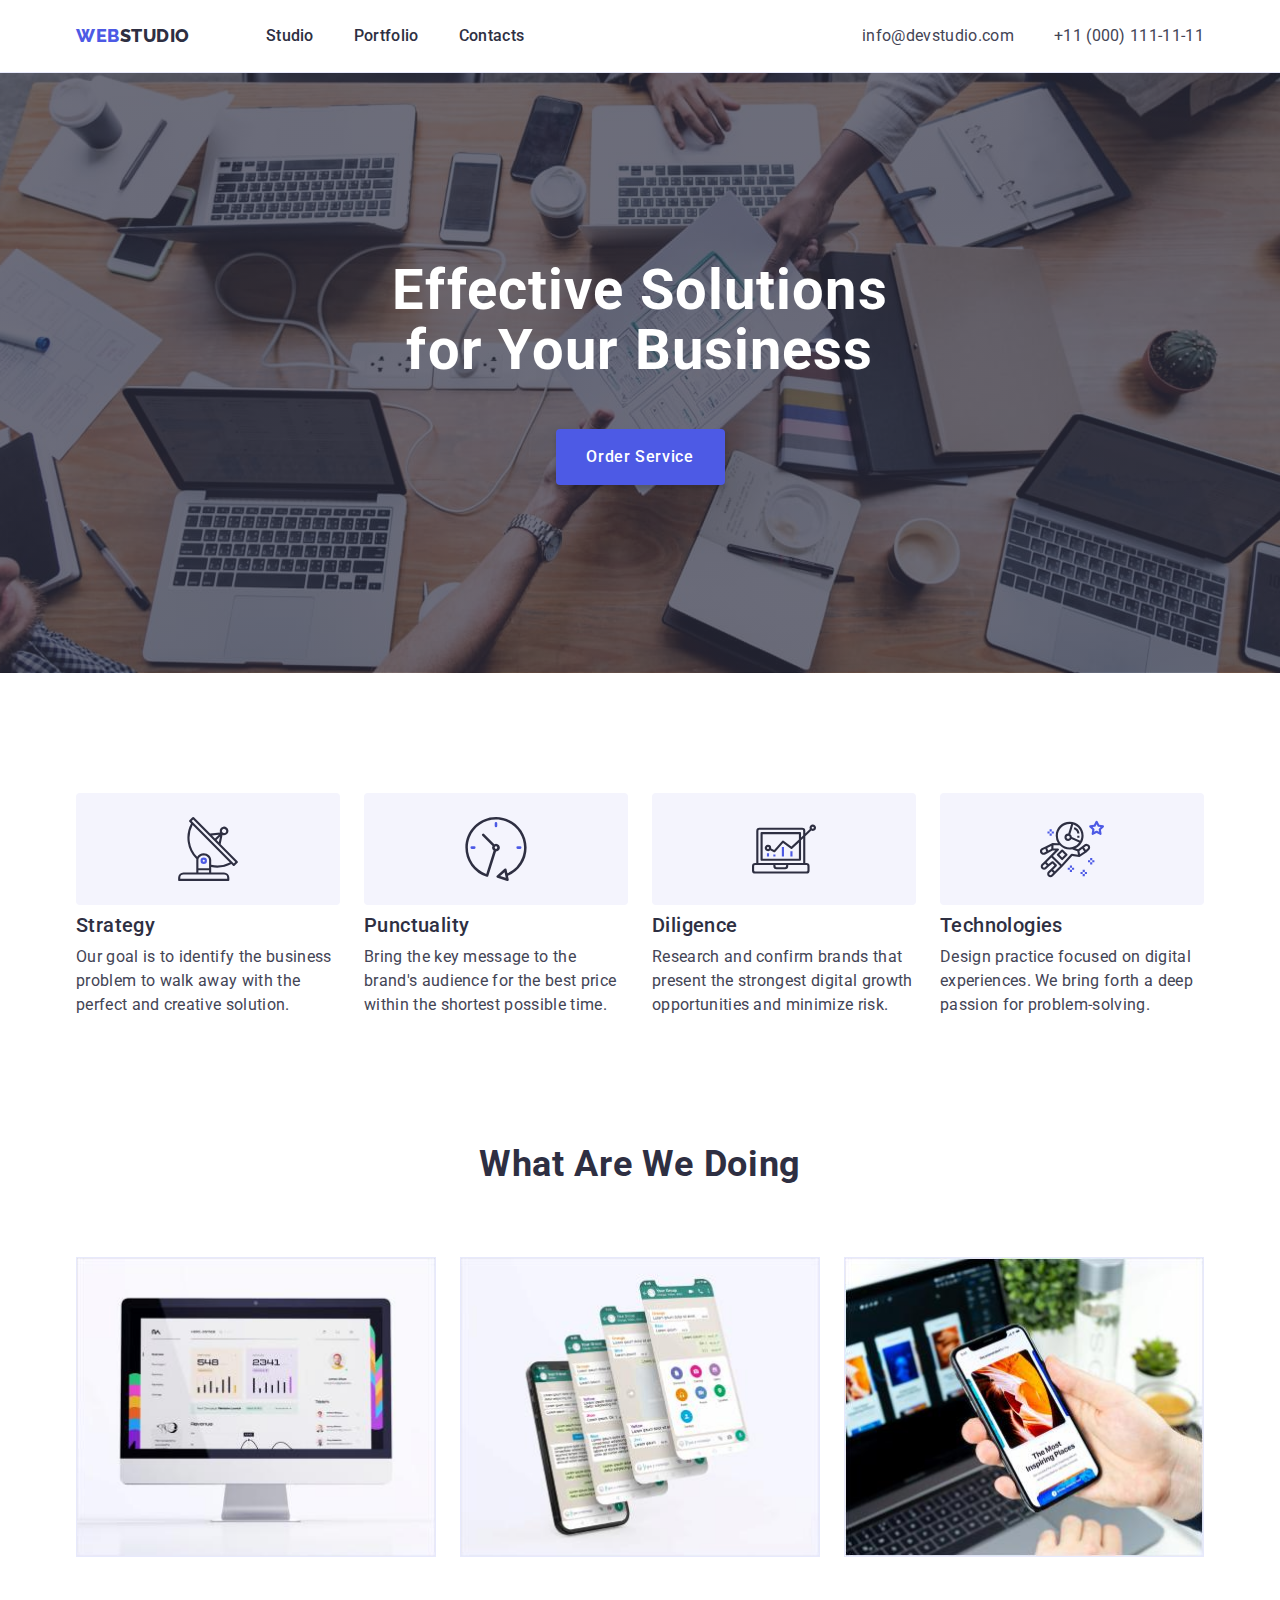
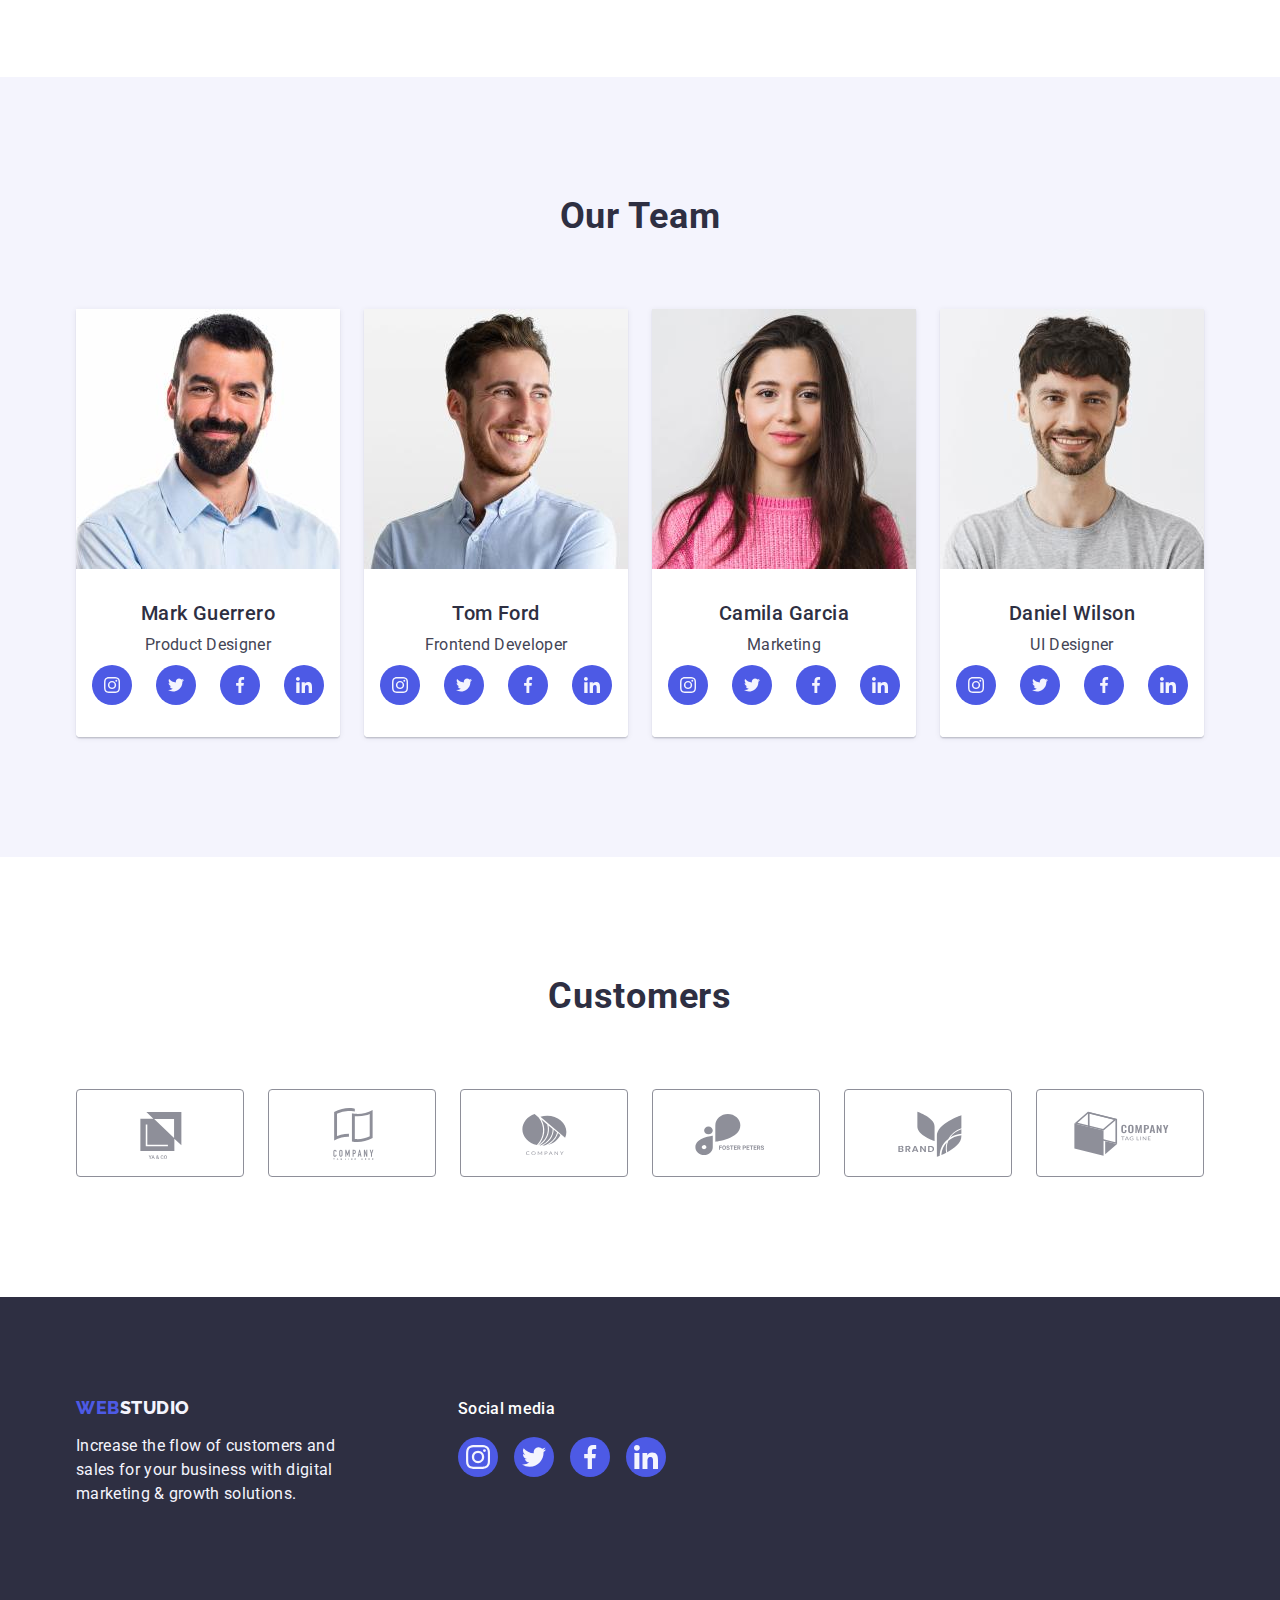
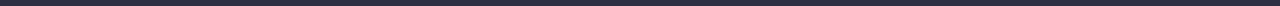
<file: index.html>
<!DOCTYPE html>
<html lang="en">

<head>
  <meta charset="UTF-8" />
  <meta http-equiv="X-UA-Compatible" content="IE=edge" />
  <meta name="viewport" content="width=device-width, initial-scale=1.0" />
  <title>WebStudio</title>
  <link rel="stylesheet" href="https://cdnjs.cloudflare.com/ajax/libs/modern-normalize/1.1.0/modern-normalize.min.css"
    integrity="sha512-wpPYUAdjBVSE4KJnH1VR1HeZfpl1ub8YT/NKx4PuQ5NmX2tKuGu6U/JRp5y+Y8XG2tV+wKQpNHVUX03MfMFn9Q=="
    crossorigin="anonymous" referrerpolicy="no-referrer" />
  <link rel="stylesheet" href="https://cdn.jsdelivr.net/npm/modern-normalize@1.1.0/modern-normalize.min.css" />
  <link rel="stylesheet" href="./css/styles.css" />
  <link rel="preconnect" href="https://fonts.googleapis.com" />
  <link rel="preconnect" href="https://fonts.gstatic.com" crossorigin />
  <link href="https://fonts.googleapis.com/css2?family=Raleway:wght@800&family=Roboto:wght@400;500;700;900&display=swap"
    rel="stylesheet" />
</head>

<body class="body">
  <header class="header">
    <!-- /* NAV */ -->
    <div class="header-box container">
      <nav class="nav">
        <a class="link logo-w" href="./index.html">Web<span class="header-logo-navy">Studio</span></a>
        <ul class="list nav-link">
          <li><a class="link nav-header" href="./index.html">Studio</a></li>
          <li>
            <a class="link nav-header" href="./portfolio.html">Portfolio</a>
          </li>
          <li><a class="link nav-header" href="">Contacts</a></li>
        </ul>
      </nav>
      <!-- ADDRESS -->
      <address class="address">
        <ul class="list address-link">
          <li>
            <a class="link address-header" href="mailto:info@devstudio.com">info@devstudio.com</a>
          </li>
          <li>
            <a class="link address-header" href="tel:+110001111111">+11 (000) 111-11-11</a>
          </li>
        </ul>
      </address>
    </div>
  </header>

  <main class="main">
    <!-- HERO -->
    <section class="hero">
      <div class="hero-box container">
        <h1 class="hero-text">Effective Solutions for Your Business</h1>
        <button type="button" class="btn-hero">Order Service</button>
      </div>
    </section>
    <!-- FUTURES -->
    <section class="futures">
      <div class="futures-box container future-box-icons">
        <h2 class="futures visually-hidden">Features</h2>
        <ul class="list futures-list">
          <li class="futures-item content-box">
            <div class="futere-icon-box">
              <!-- <a class="future-icon-link" href="" target="_blank" rel="noopener noreferrer" aria-label="Antena-icon"> -->
              <svg class="future-icon" width="64" height="64">
                <use href="./images/icons.svg#icon-antenna"></use>
              </svg>
              <!-- </a> -->
            </div>
            <h3 class="futures-title">Strategy</h3>
            <p class="futures-text">
              Our goal is to identify the business problem to walk away with
              the perfect and creative solution.
            </p>
          </li>
          <li class="futures-item content-box">
            <div class="futere-icon-box">
              <!-- <a class="future-icon-link" href="" target="_blank" rel="noopener noreferrer" aria-label="Clock-icon"> -->
              <svg class="future-icon" width="64" height="64">
                <use href="./images/icons.svg#icon-clock"></use>
              </svg>
              <!-- </a> -->
            </div>
            <h3 class="futures-title">Punctuality</h3>
            <p class="futures-text">
              Bring the key message to the brand's audience for the best price
              within the shortest possible time.
            </p>
          </li>
          <li class="futures-item content-box">
            <div class="futere-icon-box">
              <!-- <a class="future-icon-link" href="" target="_blank" rel="noopener noreferrer" aria-label="Diagram-icon"> -->
              <svg class="future-icon" width="64" height="64">
                <use href="./images/icons.svg#icon-diagram"></use>
              </svg>
              <!-- </a> -->
            </div>
            <h3 class="futures-title">Diligence</h3>
            <p class="futures-text">
              Research and confirm brands that present the strongest digital
              growth opportunities and minimize risk.
            </p>
          </li>
          <li class="futures-item content-box">
            <div class="futere-icon-box">
              <!-- <a class="future-icon-link" href="" target="_blank" rel="noopener noreferrer" aria-label="Astronaut-icon"> -->
              <svg class="future-icon" width="64" height="64">
                <use href="./images/icons.svg#icon-astronaut"></use>
              </svg>
              <!-- </a> -->
            </div>
            <h3 class="futures-title">Technologies</h3>
            <p class="futures-text">
              Design practice focused on digital experiences. We bring forth a
              deep passion for problem-solving.
            </p>
          </li>
        </ul>
      </div>
    </section>
    <!-- OUR WORKS -->
    <section class="our-works">
      <div class="works-box container">
        <h2 class="works title-section">What are we doing</h2>
        <ul class="list works-list">
          <li class="works-item">
            <img src="./images/index/img-1.jpg" class="works-img" alt="img-1" width="360" height="300" />
          </li>
          <li class="works-item">
            <img src="./images/index/img-2.jpg" class="works-img" alt="img-2" width="360" height="300" />
          </li>
          <li class="works-item">
            <img src="./images/index/img-3.jpg" class="works-img" alt="img-3" width="360" height="300" />
          </li>
        </ul>
      </div>
    </section>
    <!-- OUR TEAMS -->
    <section class="team-box">
      <div class=" container">
        <h2 class="our-teams title-section">Our Team</h2>
        <ul class="list card-teams">
          <li class="teams-item-img">
            <img src="./images/index/mark-guerrero.jpg" alt="mark-guerrero" width="264" height="260" />
            <div class="teams-wrapper">
              <h3 class="title-card">Mark Guerrero</h3>
              <p class="text-card">Product Designer</p>
              <ul class="social-icons-list link">
                <li class="social-box-icons">
                  <a class="social-item-icon" href="" target="_blank" rel="noopener noreferrer"
                    aria-label="Instagram-icon">
                    <svg class="social-icons" width="16" height="16">
                      <use href="./images/icons.svg#icon-instagram"></use>
                    </svg>
                  </a>
                </li>
                <li class="social-box-icons"><a class="social-item-icon" href="" target="_blank"
                    rel="noopener noreferrer" aria-label="Twitter-icon">
                    <svg class="social-icons" width="16" height="16">
                      <use href="./images/icons.svg#icon-twitter"></use>
                    </svg>
                  </a></li>
                <li class="social-box-icons"><a class="social-item-icon" href="" target="_blank"
                    rel="noopener noreferrer" aria-label="Facebook-icon">
                    <svg class="social-icons" width="16" height="16">
                      <use href="./images/icons.svg#icon-facebook"></use>
                    </svg>
                  </a></li>
                <li class="social-box-icons"><a class="social-item-icon" href="" target="_blank"
                    rel="noopener noreferrer" aria-label="Linkedin-icon">
                    <svg class="social-icons" width="16" height="16">
                      <use href="./images/icons.svg#icon-linkedin"></use>
                    </svg>
                  </a></li>
              </ul>
            </div>
          </li>
          <li class="teams-item-img">
            <img src="./images/index/tom-ford.jpg" alt="tom-ford" width="264" height="260" />
            <div class="teams-wrapper">
              <h3 class="title-card">Tom Ford</h3>
              <p class="text-card">Frontend Developer</p>
              <ul class="social-icons-list link">
                <li class="social-box-icons">
                  <a class=" social-item-icon" href="" target="_blank" rel="noopener noreferrer"
                    aria-label="Instagram-icon">
                    <svg class="social-icons" width="16" height="16">
                      <use href="./images/icons.svg#icon-instagram"></use>
                    </svg>
                  </a>
                </li>
                <li class="social-box-icons"><a class=" social-item-icon" href="" target="_blank"
                    rel="noopener noreferrer" aria-label="Twitter-icon">
                    <svg class="social-icons" width="16" height="16">
                      <use href="./images/icons.svg#icon-twitter"></use>
                    </svg>
                  </a></li>
                <li class="social-box-icons"><a class=" social-item-icon" href="" target="_blank"
                    rel="noopener noreferrer" aria-label="Facebook-icon">
                    <svg class="social-icons" width="16" height="16">
                      <use href="./images/icons.svg#icon-facebook"></use>
                    </svg>
                  </a></li>
                <li class="social-box-icons"><a class=" social-item-icon" href="" target="_blank"
                    rel="noopener noreferrer" aria-label="Linkedin-icon">
                    <svg class="social-icons" width="16" height="16">
                      <use href="./images/icons.svg#icon-linkedin"></use>
                    </svg>
                  </a></li>
              </ul>
            </div>
          </li>
          <li class="teams-item-img">
            <img src="./images/index/camila-garcia.jpg" alt="camila-garcia" width="264" height="260" />
            <div class="teams-wrapper">
              <h3 class="title-card">Camila Garcia</h3>
              <p class="text-card">Marketing</p>
              <ul class="social-icons-list link">
                <li class="social-box-icons">
                  <a class=" social-item-icon" href="" target="_blank" rel="noopener noreferrer"
                    aria-label="Instagram-icon">
                    <svg class="social-icons" width="16" height="16">
                      <use href="./images/icons.svg#icon-instagram"></use>
                    </svg>
                  </a>
                </li>
                <li class="social-box-icons"><a class=" social-item-icon" href="" target="_blank"
                    rel="noopener noreferrer" aria-label="Twitter-icon">
                    <svg class="social-icons" width="16" height="16">
                      <use href="./images/icons.svg#icon-twitter"></use>
                    </svg>
                  </a></li>
                <li class="social-box-icons"><a class=" social-item-icon" href="" target="_blank"
                    rel="noopener noreferrer" aria-label="Facebook-icon">
                    <svg class="social-icons" width="16" height="16">
                      <use href="./images/icons.svg#icon-facebook"></use>
                    </svg>
                  </a></li>
                <li class="social-box-icons"><a class=" social-item-icon" href="" target="_blank"
                    rel="noopener noreferrer" aria-label="Linkedin-icon">
                    <svg class="social-icons" width="16" height="16">
                      <use href="./images/icons.svg#icon-linkedin"></use>
                    </svg>
                  </a></li>
              </ul>
            </div>
          </li>
          <li class="teams-item-img">
            <img src="./images/index/daniel-wilson.jpg" alt="daniel-wilson" width="264" height="260" />
            <div class="teams-wrapper">
              <h3 class="title-card">Daniel Wilson</h3>
              <p class="text-card">UI Designer</p>
              <ul class="social-icons-list link">
                <li class="social-box-icons"><a class=" social-item-icon" href="" target="_blank"
                    rel="noopener noreferrer" aria-label="Instagram-icon">
                    <svg class="social-icons" width="16" height="16">
                      <use href="./images/icons.svg#icon-instagram"></use>
                    </svg>
                  </a>
                </li>
                <li class="social-box-icons"><a class=" social-item-icon" href="" target="_blank"
                    rel="noopener noreferrer" aria-label="Twitter-icon">
                    <svg class="social-icons" width="16" height="16">
                      <use href="./images/icons.svg#icon-twitter"></use>
                    </svg>
                  </a></li>
                <li class="social-box-icons"><a class=" social-item-icon" href="" target="_blank"
                    rel="noopener noreferrer" aria-label="Facebook-icon">
                    <svg class="social-icons" width="16" height="16">
                      <use href="./images/icons.svg#icon-facebook"></use>
                    </svg>
                  </a></li>
                <li class="social-box-icons"><a class=" social-item-icon" href="" target="_blank"
                    rel="noopener noreferrer" aria-label="Linkedin-icon">
                    <svg class="social-icons" width="16" height="16">
                      <use href="./images/icons.svg#icon-linkedin"></use>
                    </svg>
                  </a></li>
              </ul>
            </div>
          </li>
        </ul>
      </div>
    </section>
    <!-- CUSOMERS -->
    <section class="customers-box">
      <div class="customers-box-icons container">
        <h2 class="customers-title title-section">Customers</h2>
        <ul class="list customers-list">
          <li class="customers-item">
            <a class="customers-icon-link" href="" target="_blank" rel="noopener noreferrer" aria-label="Company-1">
              <svg class="customers-icon" width="104" height="56">
                <use href="./images/icons.svg#icon-Logo1-YACO"></use>
              </svg>
            </a>
          </li>
          <li class="customers-item">
            <a class="customers-icon-link" href="" target="_blank" rel="noopener noreferrer" aria-label="Company-2">
              <svg class="customers-icon" width="104" height="56">
                <use href="./images/icons.svg#icon-Logo2-comp-tag-line-here"></use>
              </svg>
            </a>
          </li>
          <li class="customers-item">
            <a class="customers-icon-link" href="" target="_blank" rel="noopener noreferrer" aria-label="Company-3">
              <svg class="customers-icon" width="104" height="56">
                <use href="./images/icons.svg#icon-Logo3-company"></use>
              </svg>
            </a>
          </li>
          <li class="customers-item">
            <a class="customers-icon-link" href="" target="_blank" rel="noopener noreferrer" aria-label="Company-4">
              <svg class="customers-icon" width="104" height="56">
                <use href="./images/icons.svg#icon-Logo4-foster-peters"></use>
              </svg>
            </a>
          </li>
          <li class="customers-item">
            <a class="customers-icon-link" href="" target="_blank" rel="noopener noreferrer" aria-label="Company-5">
              <svg class="customers-icon" width="104" height="56">
                <use href="./images/icons.svg#icon-Logo5-brand"></use>
              </svg>
            </a>
          </li>
          <li class="customers-item">
            <a class="customers-icon-link" href="" target="_blank" rel="noopener noreferrer" aria-label="Company-6">
              <svg class="customers-icon" width="104" height="56">
                <use href="./images/icons.svg#icon-Logo6-comp-tag-line"></use>
              </svg>
            </a>
          </li>
        </ul>
      </div>
    </section>
  </main>
  <!-- FOOTER -->
  <footer class="footer">
    <div class="footer-box container">
      <div class="link-logo-footer">
        <a class="link logo-w logo-footer" href="./index.html">Web<span class="footer-logo-navy">Studio</span></a>
        <p class="footer-text">
          Increase the flow of customers and sales for your business with
          digital marketing & growth solutions.
        </p>
      </div>
      <div class="social-box-footer">
        <p class="social-title-footer">Social media</p>
        <ul class="social-icons-list-footer link">
          <li class="social-item-footer">
            <a class="social-box-icons-footer" href="" target="_blank" rel="noopener noreferrer"
              aria-label="Instagram-icon">
              <svg class="social-icons" width="24" height="24">
                <use href="./images/icons.svg#icon-instagram"></use>
              </svg>
            </a>
          </li>
          <li class="social-item-footer"><a class="social-box-icons-footer" href="" target="_blank"
              rel="noopener noreferrer" aria-label="Twitter-icon">
              <svg class="social-icons" width="24" height="24">
                <use href="./images/icons.svg#icon-twitter"></use>
              </svg>
            </a></li>
          <li class="social-item-footer"><a class="social-box-icons-footer" href="" target="_blank"
              rel="noopener noreferrer" aria-label="Facebook-icon">
              <svg class="social-icons" width="24" height="24">
                <use href="./images/icons.svg#icon-facebook"></use>
              </svg>
            </a></li>
          <li class="social-item-footer"><a class="social-box-icons-footer" href="" target="_blank"
              rel="noopener noreferrer" aria-label="Linkedin-icon">
              <svg class="social-icons" width="24" height="24">
                <use href="./images/icons.svg#icon-linkedin"></use>
              </svg>
            </a></li>
        </ul>
      </div>
    </div>
  </footer>
</body>

</html>
</file>
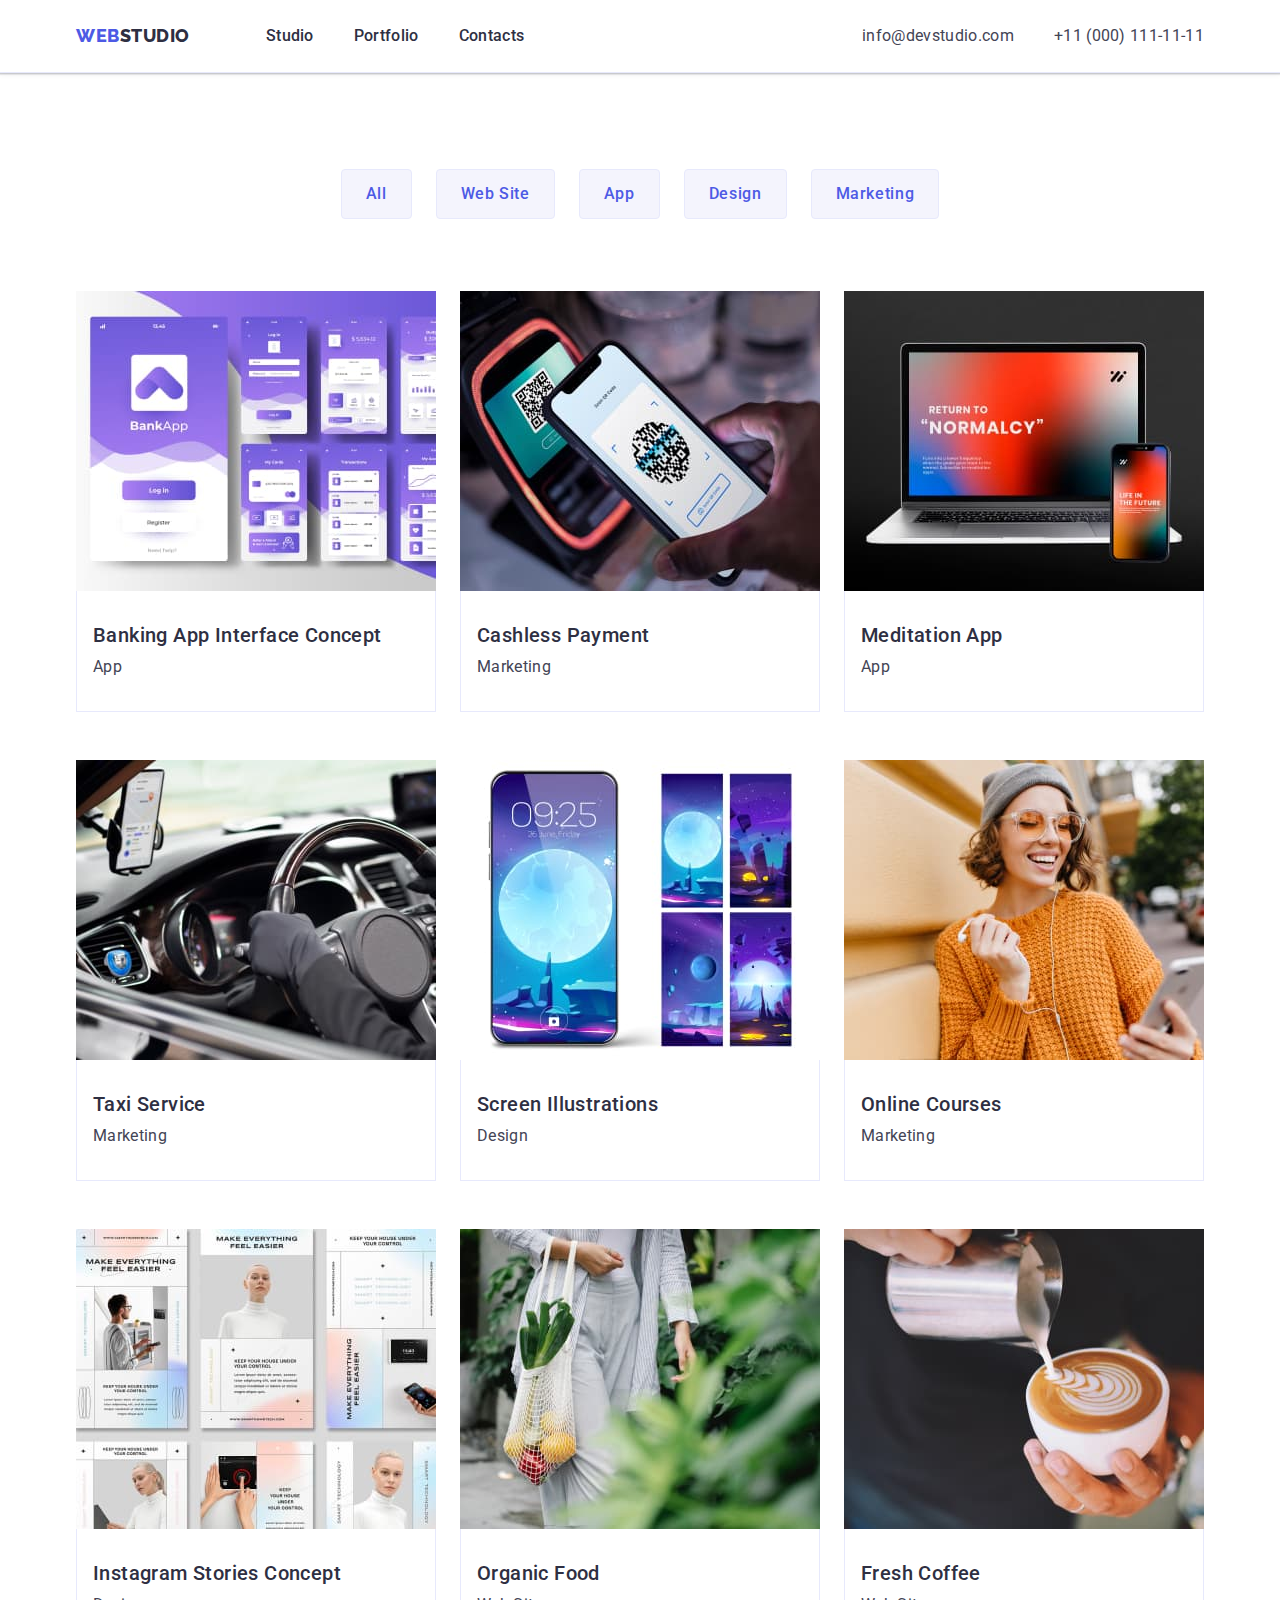
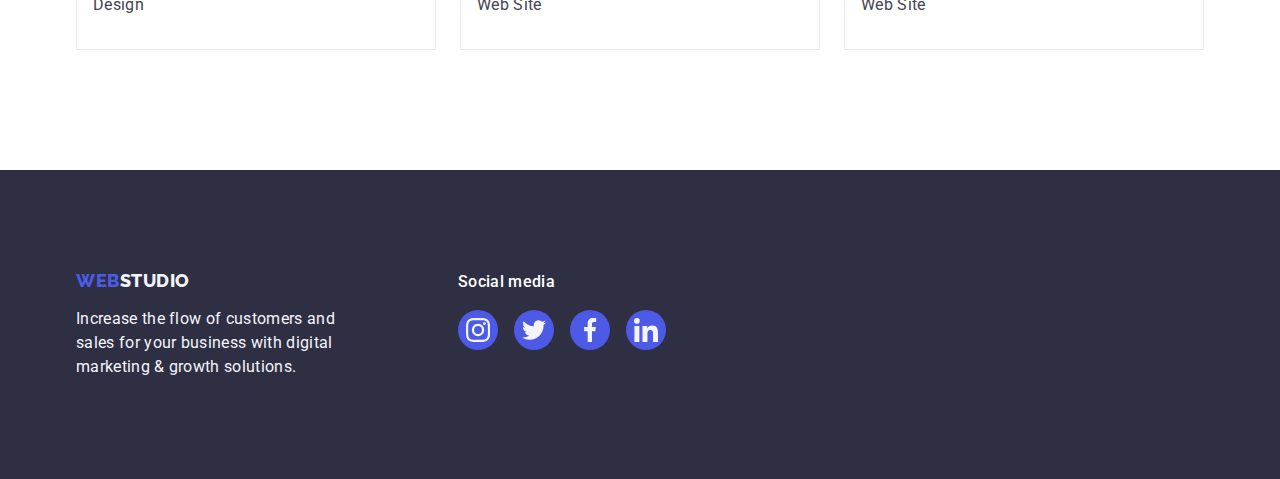
<file: portfolio.html>
<!DOCTYPE html>
<html lang="en">

<head>
  <meta charset="UTF-8" />
  <meta http-equiv="X-UA-Compatible" content="IE=edge" />
  <meta name="viewport" content="width=device-width, initial-scale=1.0" />
  <title>Portfolio</title>
  <link rel="stylesheet" href="https://cdnjs.cloudflare.com/ajax/libs/modern-normalize/1.1.0/modern-normalize.min.css"
    integrity="sha512-wpPYUAdjBVSE4KJnH1VR1HeZfpl1ub8YT/NKx4PuQ5NmX2tKuGu6U/JRp5y+Y8XG2tV+wKQpNHVUX03MfMFn9Q=="
    crossorigin="anonymous" referrerpolicy="no-referrer" />
  <link rel="stylesheet" href="https://cdn.jsdelivr.net/npm/modern-normalize@1.1.0/modern-normalize.min.css" />
  <link rel="stylesheet" href="./css/styles.css" />
  <link rel="preconnect" href="https://fonts.googleapis.com" />
  <link rel="preconnect" href="https://fonts.gstatic.com" crossorigin />
  <link href="https://fonts.googleapis.com/css2?family=Raleway:wght@800&family=Roboto:wght@400;500;700;900&display=swap"
    rel="stylesheet" />
</head>

<body class="body">
  <header class="header">
    <!-- /* NAV */ -->
    <div class="header-box container">
      <nav class="nav">
        <a class="link logo-w" href="./index.html">Web<span class="header-logo-navy">Studio</span></a>
        <ul class="list nav-link">
          <li><a class="link nav-header" href="./index.html">Studio</a></li>
          <li>
            <a class="link nav-header" href="./portfolio.html">Portfolio</a>
          </li>
          <li><a class="link nav-header" href="">Contacts</a></li>
        </ul>
      </nav>
      <!-- ADDRESS -->
      <address class="address">
        <ul class="list address-link">
          <li>
            <a class="link address-header" href="mailto:info@devstudio.com">info@devstudio.com</a>
          </li>
          <li>
            <a class="link address-header" href="tel:+110001111111">+11 (000) 111-11-11</a>
          </li>
        </ul>
      </address>
    </div>
  </header>

  <main class="main">
    <!-- BUTTONS AREA  -->
    <section class="portfolio">
      <div class="container">
        <h1 class="visually-hidden">Portfolio</h1>
        <ul class="list btn-list">
          <li><button class="btn-filter" type="button">All</button></li>
          <li><button class="btn-filter" type="button">Web Site</button></li>
          <li><button class="btn-filter" type="button">App</button></li>
          <li><button class="btn-filter" type="button">Design</button></li>
          <li><button class="btn-filter" type="button">Marketing</button></li>
        </ul>
        <!-- </div> -->
        <!-- PORTFOLIO WORKS-->
        <ul class="list card-set">
          <li class="portfolio-img-frame">
            <a class="link img-portfolio" href=""><img src="./images/portfolio/banking-app-interface-concept.jpg"
                alt="Banking App Interface Concept" width="360" height="300" />
              <div class="title-card-box">
                <h2 class="title-card-portfolio">
                  Banking App Interface Concept
                </h2>
                <p class="text-card-portfolio">App</p>
              </div>
            </a>
          </li>
          <li class="portfolio-img-frame">
            <a class="link img-portfolio" href=""><img src="./images/portfolio/cashless-payment.jpg"
                alt="Cashless Payment" width="360" height="300" />
              <div class="title-card-box">
                <h2 class="title-card-portfolio">Cashless Payment</h2>
                <p class="text-card-portfolio">Marketing</p>
              </div>
            </a>
          </li>
          <li class="portfolio-img-frame">
            <a class="link img-portfolio" href=""><img src="./images/portfolio/meditation-app.jpg" alt="Meditation App"
                width="360" height="300" />
              <div class="title-card-box">
                <h2 class="title-card-portfolio">Meditation App</h2>
                <p class="text-card-portfolio">App</p>
              </div>
            </a>
          </li>
          <li class="portfolio-img-frame">
            <a class="link img-portfolio" href=""><img src="./images/portfolio/taxi-service.jpg" alt="Taxi Service"
                width="360" height="300" />
              <div class="title-card-box">
                <h2 class="title-card-portfolio">Taxi Service</h2>
                <p class="text-card-portfolio">Marketing</p>
              </div>
            </a>
          </li>
          <li class="portfolio-img-frame">
            <a class="link img-portfolio" href=""><img src="./images/portfolio/screen-illustrations.jpg"
                alt="Screen Illustrations" width="360" height="300" />
              <div class="title-card-box">
                <h2 class="title-card-portfolio">Screen Illustrations</h2>
                <p class="text-card-portfolio">Design</p>
              </div>
            </a>
          </li>
          <li class="portfolio-img-frame">
            <a class="link img-portfolio" href=""><img src="./images/portfolio/online-courses.jpg" alt="Online Courses"
                width="360" height="300" />
              <div class="title-card-box">
                <h2 class="title-card-portfolio">Online Courses</h2>
                <p class="text-card-portfolio">Marketing</p>
              </div>
            </a>
          </li>
          <li class="portfolio-img-frame">
            <a class="link img-portfolio" href=""><img src="./images/portfolio/instagram-stories-concept.jpg"
                alt="Instagram Stories Concept" width="360" height="300" />
              <div class="title-card-box">
                <h2 class="title-card-portfolio">Instagram Stories Concept</h2>
                <p class="text-card-portfolio">Design</p>
              </div>
            </a>
          </li>
          <li class="portfolio-img-frame">
            <a class="link img-portfolio" href=""><img src="./images/portfolio/organic-food.jpg" alt="Organic Food"
                width="360" height="300" />
              <div class="title-card-box">
                <h2 class="title-card-portfolio">Organic Food</h2>
                <p class="text-card-portfolio">Web Site</p>
              </div>
            </a>
          </li>
          <li class="portfolio-img-frame">
            <a class="link img-portfolio" href=""><img src="./images/portfolio/fresh-coffee.jpg" alt="Fresh Coffee"
                width="360" height="300" />
              <div class="title-card-box">
                <h2 class="title-card-portfolio">Fresh Coffee</h2>
                <p class="text-card-portfolio">Web Site</p>
              </div>
            </a>
          </li>
        </ul>
      </div>
    </section>
  </main>
  <!-- FOOTER -->
  <footer class="footer">
    <div class="footer-box container">
      <div class="link-logo-footer">
        <a class="link logo-w logo-footer" href="./index.html">Web<span class="footer-logo-navy">Studio</span></a>
        <p class="footer-text">
          Increase the flow of customers and sales for your business with
          digital marketing & growth solutions.
        </p>
      </div>
      <div class="social-box-footer">
        <p class="social-title-footer">Social media</p>
        <ul class="social-icons-list-footer link">
          <li class="social-item-footer">
            <a class="social-box-icons-footer" href="" target="_blank" rel="noopener noreferrer"
              aria-label="Instagram-icon">
              <svg class="social-icons" width="24" height="24">
                <use href="./images/icons.svg#icon-instagram"></use>
              </svg>
            </a>
          </li>
          <li class="social-item-footer"><a class="social-box-icons-footer" href="" target="_blank"
              rel="noopener noreferrer" aria-label="Twitter-icon">
              <svg class="social-icons" width="24" height="24">
                <use href="./images/icons.svg#icon-twitter"></use>
              </svg>
            </a></li>
          <li class="social-item-footer"><a class="social-box-icons-footer" href="" target="_blank"
              rel="noopener noreferrer" aria-label="Facebook-icon">
              <svg class="social-icons" width="24" height="24">
                <use href="./images/icons.svg#icon-facebook"></use>
              </svg>
            </a></li>
          <li class="social-item-footer"><a class="social-box-icons-footer" href="" target="_blank"
              rel="noopener noreferrer" aria-label="Linkedin-icon">
              <svg class="social-icons" width="24" height="24">
                <use href="./images/icons.svg#icon-linkedin"></use>
              </svg>
            </a></li>
        </ul>
      </div>
    </div>
  </footer>
</body>

</html>
</file>
<file: css/styles.css>
:root {
  /* colors */
  --brand-color-iris: #4d5ae5;
  --brand-color-ocean: #404bbf;
  --brand-color-green: #31d0aa;
  --brand-color-slate: #434455;
  --brand-color-light-slate: #8e8f99;
  --brand-color-cornflower: #e7e9fc;
  --brand-color-cloud: #f4f4fd;
  --brand-color-navy: #2e2f42;
  --brand-color-white: #ffffff;
  --brand-color-dairy: #fcfcfc;

  /* fonnts */
  --primary-font-roboto: "Roboto", sans-serif;
  --secondary-font-raleway: "Raleway", sans-serif;
  /* portfolio-galary */
  /*  */
  --indent: 24px;
  /*kilk kartok v riadku  */
  --items: 3;
}

/**
  |============================
  | DEFAULT
  |============================
*/

* {
  box-sizing: border-box;
}
.list {
  text-decoration: none;
  list-style: none;
  padding: 0;
  margin: 0;
}

.link {
  text-decoration: none;
  list-style: none;
  cursor: pointer;
  color: currentColor;
  display: inline-block;
}

/* reset start */
h1,
h2,
h3,
h4,
h5,
h6,
p {
  margin: 0;
}
img {
  display: block;
  max-width: 100%;
  height: auto;
}

button {
  font-family: inherit;
  color: currentColor;
  cursor: pointer;
}
/* reset end */

.visually-hidden {
  position: absolute;
  width: 1px;
  height: 1px;
  margin: -1px;
  border: 0;
  padding: 0;
  white-space: nowrap;
  clip-path: inset(100%);
  clip: rect(0 0 0 0);
  overflow: hidden;
}

/**
  |============================
  | BODY
  |============================
*/

.body {
  margin: 0;
  font-family: var(--primary-font-roboto);
  color: var(--brand-color-slate);
  background-color: var(--brand-color-white);
}

/**
  |============================
  | OUTLINE DIV
  |============================
*/

.container {
  width: 1158px;
  padding-left: 15px;
  padding-right: 15px;
  margin-left: auto;
  margin-right: auto;
}

/**
  |============================
  | HEADER
  |============================
*/

.header {
  border-bottom: 1px solid var(--brand-color-cornflower);
  box-shadow: 0px 2px 1px rgba(46, 47, 66, 0.08),
    0px 1px 1px rgba(46, 47, 66, 0.16), 0px 1px 6px rgba(46, 47, 66, 0.08);
}
.header-box {
  display: flex;
  align-items: center;
}

/* NAV */

.nav {
  display: flex;
  align-items: center;
  background-color: var(--brand-color-white);
  margin-right: auto;
}
.nav-link {
  display: flex;
  align-items: center;
  gap: 40px;
  margin: 0;
}
.logo-w {
  color: var(--brand-color-iris);
  font-family: var(--secondary-font-raleway);
  font-weight: 800;
  font-size: 18px;
  line-height: 1.17;
  letter-spacing: 0.03em;
  text-transform: uppercase;
  margin-right: 76px;
  text-decoration: none;
  padding: 0;
}
.header-logo-navy {
  color: var(--brand-color-navy);
}
.nav-header {
  display: block;
  margin: 0;
  color: var(--brand-color-navy);
  font-weight: 500;
  font-size: 16px;
  line-height: 1.5;
  letter-spacing: 0.02em;
  padding-top: 24px;
  padding-bottom: 24px;
}
.nav-header:hover,
.nav-header:focus {
  color: var(--brand-color-ocean);
}

/* ADDRESS */

.address {
  font-style: normal;
}
.address-link {
  display: flex;
  align-items: center;
  gap: 40px;
}
.address-header {
  color: var(--brand-color-slate);
  font-style: normal;
  font-size: 16px;
  line-height: 1.5;
  letter-spacing: 0.02em;
  padding-top: 24px;
  padding-bottom: 24px;
}
.address-header:hover,
.address-header:focus {
  color: var(--brand-color-ocean);
}
/**
  |============================
  | MAIN INDEX.HTML
  |============================
*/

/* HERO */

/* .main {} */

/* .hero-box {} */

.hero {
  max-width: 1440px;
  margin-left: auto;
  margin-right: auto;
  padding-top: 188px;
  padding-bottom: 188px;
  background-color: var(--brand-color-navy);
  background-image: linear-gradient(
      rgba(46, 47, 66, 0.7),
      rgba(46, 47, 66, 0.7)
    ),
    url(../images/index/hero-people-office.jpg);
  background-repeat: no-repeat;
  background-position: center;
  background-size: cover;
}
.hero-text {
  color: var(--brand-color-white);
  font-size: 56px;
  line-height: 1.07;
  text-align: center;
  letter-spacing: 0.02em;
  max-width: 496px;
  margin-left: auto;
  margin-right: auto;
}
.btn-hero {
  color: var(--brand-color-white);
  background-color: var(--brand-color-iris);
  font-family: var(--primary-font-roboto);
  font-weight: 500;
  font-size: 16px;
  line-height: 1.5;
  align-items: center;
  letter-spacing: 0.04em;
  margin-top: 48px;
  min-width: 169px;
  height: 56px;
  padding-top: 16px;
  padding-bottom: 16px;
  box-shadow: 0px 4px 4px rgba(0, 0, 0, 0.15);
  border-radius: 4px;
  border: none;
  display: block;
  margin-left: auto;
  margin-right: auto;
}
.btn-hero:hover,
.btn-hero:focus {
  background-color: var(--brand-color-ocean);
  cursor: pointer;
}

/* FUTURES */

.futures {
  padding-top: 120px;
  padding-bottom: 120px;
}
.futures-box {
  display: flex;
  align-items: center;
  justify-content: center;
  margin-bottom: 8px;
  gap: 24px;
}

.futures-list {
  display: flex;
  gap: 24px;
}
.futures-item {
  padding: 0;
  margin: 0;
}
.content-box {
  width: calc((100% - 72px) / 4);
}
.futures-title {
  color: var(--brand-color-navy);
  font-weight: 500;
  font-size: 20px;
  line-height: 1.2;
  letter-spacing: 0.02em;
  margin-bottom: 8px;
}
.futures-text {
  color: var(--brand-color-slate);
  font-size: 16px;
  line-height: 1.5;
  letter-spacing: 0.02em;
}
.title-section {
  color: var(--brand-color-navy);
  background-color: var(--brand-color-white);
  font-size: 36px;
  line-height: 1.11;
  text-align: center;
  letter-spacing: 0.02em;
  text-transform: capitalize;
}

/* .future-box-icons {} */

.futere-icon-box {
  display: flex;
  align-items: center;
  justify-content: center;
  width: 264px;
  height: 112px;
  background: var(--brand-color-cloud);
  border-radius: 4px;
  margin-bottom: 8px;
}
/* .future-icon-link {
  display: flex;
  justify-content: center;
} */

.future-icon {
}

/* OUR WORKS */

.our-works {
  padding-bottom: 120px;
}
/* .works-box {} */

.works-list {
  display: flex;
  gap: 24px;
}

/* .works-item {} */

.works-img {
  border: 1px solid var(--brand-color-cornflower);
}
.works {
  margin-bottom: 72px;
}

/* .title-section {} */

/* OUR TEAMS */
/* .teams {} */
.team-box {
  background-color: var(--brand-color-cloud);
  padding-top: 120px;
  padding-bottom: 120px;
}
.our-teams {
  background-color: var(--brand-color-cloud);
  padding-left: 0;
  padding-right: 0;
  margin-bottom: 72px;
}
/* .teams {} */
.teams-item-img {
  background-color: var(--brand-color-white);
  box-shadow: 0px 1px 6px rgba(46, 47, 66, 0.08),
    0px 1px 1px rgba(46, 47, 66, 0.16), 0px 2px 1px rgba(46, 47, 66, 0.08);
  border-radius: 0px 0px 4px 4px;
  width: calc((100% - 72px) / 4);
}
.teams-wrapper {
  background-color: var(--brand-color-white);
  border-radius: inherit;
  padding: 32px 0;
  justify-content: center;
}
.card-teams {
  display: flex;
  flex-direction: row;
  justify-content: center;
  gap: 24px;
}
.title-card {
  color: var(--brand-color-navy);
  background-color: var(--brand-color-white);
  font-weight: 500;
  font-size: 20px;
  line-height: 1.2;
  text-align: center;
  letter-spacing: 0.02em;
}
.text-card {
  color: var(--brand-color-slate);
  background-color: var(--brand-color-white);
  font-size: 16px;
  line-height: 1.5;
  text-align: center;
  letter-spacing: 0.02em;
  margin: 8px 0;
}

/* Social link */

/* .social-box {} */

.social-box-icons {
  align-items: center;
  width: 40px;
  height: 40px;
}

.social-item-icon:hover,
.social-item-icon:focus {
  background-color: var(--brand-color-ocean);
}
.social-icons-list {
  padding: 0;
  display: flex;
  flex-wrap: nowrap;
  justify-content: center;
  gap: 24px;
}
.social-icons {
  fill: var(--brand-color-cloud);
}

.social-item-icon {
  border-radius: 50%;
  background-color: var(--brand-color-iris);
  align-items: center;
  display: flex;
  justify-content: center;
  width: 100%;
  height: 100%;
}

/**
  |============================
  | CUSTOMERS
  |============================
*/

.customers-box {
  padding-top: 120px;
  padding-bottom: 120px;
}
.customers-box-icons {
}
.customers-title {
  line-height: 1.1;
  margin-bottom: 72px;
}

/* .title-section {} */
.customers-list {
  display: flex;
  flex-direction: row;
  gap: 24px;
}
/* 
.content-box {} */
/* .customers-icon-box {} */

.customers-icon-link:hover,
.customers-icon-link:focus {
  color: var(--brand-color-ocean);
  border: 1px solid var(--brand-color-ocean);
}

.customers-item {
  width: calc((100% - 72px) / 4);
  height: 88px;
}

.customers-icon-link {
  color: var(--brand-color-light-slate);
  width: 100%;
  height: 100%;
  border: 1px solid var(--brand-color-light-slate);
  border-radius: 4px;
  align-items: center;
  display: flex;
  justify-content: center;
  padding: 16px 0;
}

.customers-icon {
  fill: currentColor;
}

.customers-icon:hover,
.customers-icon:focus {
  fill: var(--brand-color-ocean);
}

/**
  |============================
  | FOOTER
  |============================
*/

.footer-box {
  display: flex;
  align-items: baseline;
}

.footer {
  background-color: var(--brand-color-navy);
  padding-top: 100px;
  padding-bottom: 100px;
}

.logo-footer {
  margin: 0;
  margin-bottom: 16px;
}
.footer-logo-navy {
  color: var(--brand-color-cloud);
}
.footer-text {
  text-align: left;
  width: 262px;
  color: var(--brand-color-cloud);
  font-size: 16px;
  line-height: 1.5;
  letter-spacing: 0.02em;
}
.link-logo-footer {
  margin-right: 120px;
}

/* Social footer link */

.social-title-footer {
  font-weight: 500;
  font-size: 16px;
  line-height: 24px;
  letter-spacing: 0.02em;
  color: var(--brand-color-white);
  margin-bottom: 16px;
}
/* .social-box-footer {} */

.social-box-icons-footer {
  display: flex;
  justify-content: center;
  align-items: center;
  width: 100%;
  height: 100%;
  border-radius: 50%;
  background-color: var(--brand-color-iris);
}
.social-box-icons-footer:hover,
.social-box-icons-footer:focus {
  background-color: var(--brand-color-green);
}
.social-icons-list-footer {
  margin: 0;
  padding: 0;
  display: flex;
  flex-wrap: nowrap;
  justify-content: left;
  gap: 16px;
}
.social-item-footer {
  width: 40px;
  height: 40px;
}

/**
  |============================
  | MAIM PROTFOLIO
  |============================
*/

.portfolio {
  padding-top: 96px;
  padding-bottom: 120px;
}

/* BUTTONS AREA */

.btn-list {
  display: flex;
  justify-content: center;
  gap: 24px;
  margin-bottom: 72px;
}
.btn-filter {
  display: flex;
  font-family: var(--primary-font-roboto);
  color: var(--brand-color-iris);
  background-color: var(--brand-color-cloud);
  font-weight: 500;
  font-size: 16px;
  line-height: 1.5;
  align-items: center;
  text-align: center;
  letter-spacing: 0.04em;
  cursor: pointer;
  flex-direction: row;
  justify-content: center;
  padding: 12px 24px;
  border: 1px solid var(--brand-color-cornflower);
  border-radius: 4px;
}
.btn-filter:hover,
.btn-filter:focus {
  color: var(--brand-color-white);
  background-color: var(--brand-color-ocean);
  border: 1px solid transparent;
  box-shadow: 0px 3px 1px rgba(0, 0, 0, 0.1), 0px 2px 1px rgba(0, 0, 0, 0.08),
    0px 2px 2px rgba(0, 0, 0, 0.12);
}

/* PORTFOLOI WORKS */

/* .portfolio-img-frame{}  */
/* .portfolio-box {} */
/* .portfolio-card-box {} */
/* .portfolio-btns-box {}  */

.portfolio-card {
  --item: 3;
}
.card-set {
  display: flex;
  flex-wrap: wrap;
  gap: var(--indent);
  row-gap: 48px;
  margin: 0;
}
.card-set-item {
  width: calc((100% - var(--indent) * (var(--items) - 1)) / var(--items));
}
.img-portfolio {
  width: 360px;
  display: block;
}
.img-portfolio:hover,
.img-portfolio:focus {
  box-shadow: 0px 1px 6px rgba(46, 47, 66, 0.08),
    0px 1px 1px rgba(46, 47, 66, 0.16), 0px 2px 1px rgba(46, 47, 66, 0.08);
}
.title-card-box {
  text-align: left;
  padding: 32px 16px;

  border: 1px solid var(--brand-color-cornflower);
  border-top: none;
}
.title-card-portfolio {
  color: var(--brand-color-navy);
  font-weight: 500;
  font-size: 20px;
  line-height: 1.2;
  letter-spacing: 0.02em;
  margin-bottom: 8px;
}
.text-card-portfolio {
  color: var(--brand-color-slate);
  font-size: 16px;
  line-height: 1.5;
  letter-spacing: 0.02em;
}
</file>
